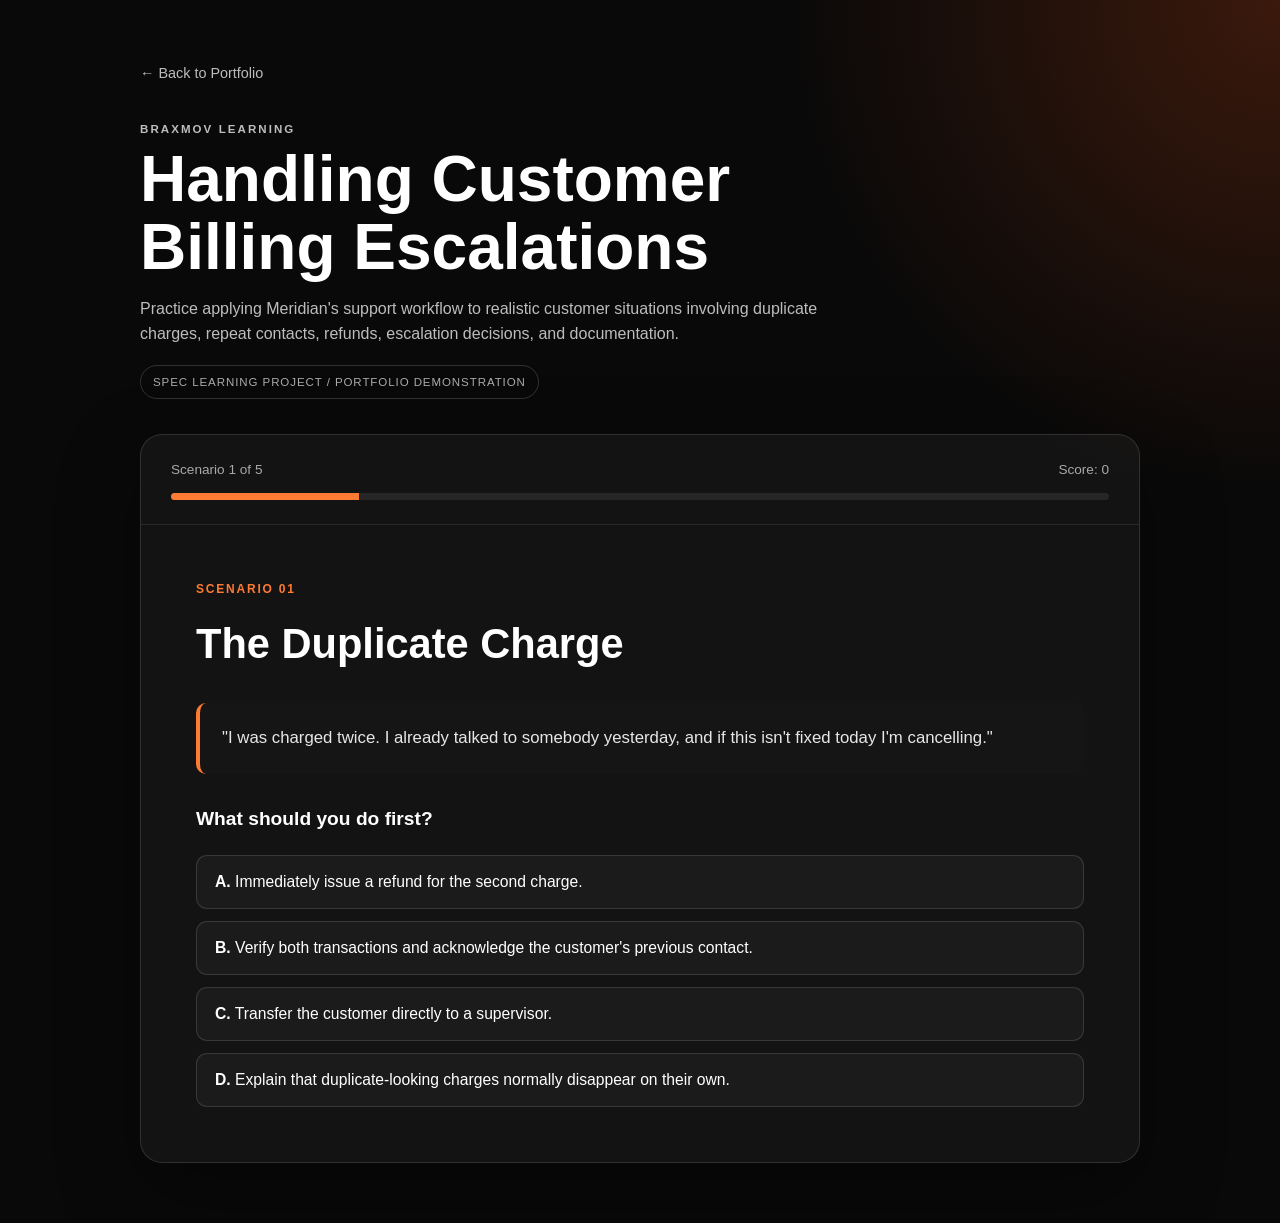
<file: meridian-training.html>
<!DOCTYPE html>
<html lang="en">
<head>
  <meta charset="UTF-8" />
  <meta name="viewport" content="width=device-width, initial-scale=1.0" />

  <title>Meridian Customer Support Training | BraxMov</title>

  <style>
    * {
      box-sizing: border-box;
      margin: 0;
      padding: 0;
    }

    body {
      font-family: Arial, Helvetica, sans-serif;
      background:
        radial-gradient(circle at top right, #3b190c 0%, transparent 28%),
        #090909;
      color: #fff;
      min-height: 100vh;
      line-height: 1.6;
    }

    .training-shell {
      width: min(1000px, 92%);
      margin: 0 auto;
      padding: 60px 0;
    }

    .back-link {
      display: inline-block;
      color: #bdbdbd;
      text-decoration: none;
      margin-bottom: 35px;
      font-size: 0.9rem;
    }

    .back-link:hover {
      color: #fff;
    }

    .training-header {
      margin-bottom: 35px;
    }

    .training-kicker {
      color: #ff7a32;
      text-transform: uppercase;
      letter-spacing: 0.18em;
      font-size: 0.72rem;
      font-weight: 700;
      margin-bottom: 8px;
    }

    .training-header h1 {
      font-size: clamp(2rem, 5vw, 4rem);
      line-height: 1.05;
      max-width: 800px;
      margin-bottom: 15px;
    }

    .training-header p {
      max-width: 720px;
      color: #bdbdbd;
    }

    .spec-label {
      display: inline-block;
      margin-top: 18px;
      padding: 7px 12px;
      border: 1px solid rgba(255,255,255,.16);
      border-radius: 999px;
      font-size: .72rem;
      color: #aaa;
      letter-spacing: .08em;
      text-transform: uppercase;
    }

    .training-card {
      background: rgba(255,255,255,.045);
      border: 1px solid rgba(255,255,255,.12);
      border-radius: 22px;
      overflow: hidden;
      box-shadow: 0 30px 80px rgba(0,0,0,.35);
    }

    .progress-area {
      padding: 24px 30px;
      border-bottom: 1px solid rgba(255,255,255,.09);
    }

    .progress-meta {
      display: flex;
      justify-content: space-between;
      gap: 20px;
      margin-bottom: 12px;
      color: #a9a9a9;
      font-size: .85rem;
    }

    .progress-track {
      width: 100%;
      height: 7px;
      border-radius: 999px;
      background: rgba(255,255,255,.08);
      overflow: hidden;
    }

    .progress-bar {
      width: 20%;
      height: 100%;
      background: #ff7a32;
      transition: width .35s ease;
    }

    .scenario-area {
      padding: clamp(28px, 5vw, 55px);
    }

    .scenario-number {
      color: #ff7a32;
      font-size: .75rem;
      font-weight: 700;
      letter-spacing: .15em;
      text-transform: uppercase;
      margin-bottom: 12px;
    }

    .scenario-title {
      font-size: clamp(1.5rem, 4vw, 2.6rem);
      margin-bottom: 25px;
    }

    .customer-message {
      background: #151515;
      border-left: 4px solid #ff7a32;
      border-radius: 10px;
      padding: 22px;
      margin-bottom: 30px;
      color: #e7e7e7;
      font-size: 1.05rem;
    }

    .question {
      font-size: 1.2rem;
      font-weight: 700;
      margin-bottom: 20px;
    }

    .answers {
      display: grid;
      gap: 12px;
    }

    .answer-button {
      width: 100%;
      text-align: left;
      border: 1px solid rgba(255,255,255,.13);
      background: rgba(255,255,255,.035);
      color: #fff;
      padding: 17px 18px;
      border-radius: 11px;
      cursor: pointer;
      font-size: .98rem;
      transition: .2s ease;
    }

    .answer-button:hover:not(:disabled) {
      border-color: #ff7a32;
      background: rgba(255,122,50,.08);
      transform: translateY(-1px);
    }

    .answer-button:disabled {
      cursor: default;
    }

    .answer-button.correct {
      border-color: #59c785;
      background: rgba(89,199,133,.1);
    }

    .answer-button.incorrect {
      border-color: #ff6767;
      background: rgba(255,103,103,.09);
    }

    .feedback {
      display: none;
      margin-top: 25px;
      padding: 20px;
      border-radius: 12px;
      background: #151515;
      border: 1px solid rgba(255,255,255,.1);
    }

    .feedback.show {
      display: block;
    }

    .feedback h3 {
      margin-bottom: 8px;
    }

    .feedback.correct-feedback h3 {
      color: #59c785;
    }

    .feedback.incorrect-feedback h3 {
      color: #ff7777;
    }

    .feedback p {
      color: #c7c7c7;
    }

    .next-button,
    .restart-button,
    .sop-button {
      display: inline-block;
      margin-top: 25px;
      padding: 13px 20px;
      border-radius: 9px;
      border: 0;
      text-decoration: none;
      font-weight: 700;
      cursor: pointer;
      transition: .2s ease;
    }

    .next-button,
    .restart-button {
      background: #ff7a32;
      color: #111;
    }

    .next-button:hover,
    .restart-button:hover {
      transform: translateY(-2px);
    }

    .sop-button {
      background: transparent;
      color: #fff;
      border: 1px solid rgba(255,255,255,.2);
      margin-left: 10px;
    }

    .completion {
      text-align: center;
      padding: 30px 0;
    }

    .completion-score {
      font-size: clamp(3rem, 8vw, 6rem);
      font-weight: 800;
      color: #ff7a32;
      line-height: 1;
      margin: 20px 0;
    }

    .completion p {
      color: #bdbdbd;
      max-width: 600px;
      margin: 0 auto;
    }

    @media (max-width: 600px) {
      .training-shell {
        padding: 35px 0;
      }

      .progress-area {
        padding: 20px;
      }

      .sop-button {
        display: block;
        margin-left: 0;
      }
    }
  </style>
</head>

<body>

  <main class="training-shell">

    <a href="index.html#portfolio" class="back-link">
      ← Back to Portfolio
    </a>

    <header class="training-header">
      <p class="training-kicker">BraxMov Learning</p>

      <h1>Handling Customer Billing Escalations</h1>

      <p>
        Practice applying Meridian's support workflow to realistic customer
        situations involving duplicate charges, repeat contacts, refunds,
        escalation decisions, and documentation.
      </p>

      <span class="spec-label">
        Spec Learning Project / Portfolio Demonstration
      </span>
    </header>


    <section class="training-card">

      <div class="progress-area">

        <div class="progress-meta">
          <span id="questionCounter">Scenario 1 of 5</span>
          <span id="scoreDisplay">Score: 0</span>
        </div>

        <div class="progress-track">
          <div class="progress-bar" id="progressBar"></div>
        </div>

      </div>


      <div class="scenario-area" id="scenarioArea">

        <!-- JavaScript inserts scenario here -->

      </div>

    </section>

  </main>


<script>

const scenarios = [

  {
    title: "The Duplicate Charge",
    customer:
      `"I was charged twice. I already talked to somebody yesterday, and if this isn't fixed today I'm cancelling."`,

    question:
      "What should you do first?",

    answers: [
      "Immediately issue a refund for the second charge.",
      "Verify both transactions and acknowledge the customer's previous contact.",
      "Transfer the customer directly to a supervisor.",
      "Explain that duplicate-looking charges normally disappear on their own."
    ],

    correct: 1,

    feedback:
      "Before issuing a refund, verify whether both charges actually settled. A pending authorization can sometimes appear to be a duplicate. Acknowledging the previous contact also prevents the customer from feeling as though they are starting over."
  },


  {
    title: "Pending or Settled?",
    customer:
      `"I checked my bank again. One charge says completed. The other still says pending."`,

    question:
      "What is the best next action?",

    answers: [
      "Refund the pending transaction immediately.",
      "Tell the customer there is nothing support can do.",
      "Explain the difference between a pending authorization and a settled duplicate, then continue monitoring the transaction.",
      "Escalate the issue to Tier 2 immediately."
    ],

    correct: 2,

    feedback:
      "A pending authorization is not the same as a completed duplicate charge. The employee should explain that distinction clearly before initiating a refund or unnecessary escalation."
  },


  {
    title: "A Confirmed Duplicate",
    customer:
      `"Both charges now show as completed, and the transaction IDs are different."`,

    question:
      "What should happen next?",

    answers: [
      "Process the appropriate refund according to policy and explain the expected timeline.",
      "Ask the customer to dispute the charge through their bank.",
      "Wait another seven days before taking action.",
      "Close the ticket because the customer has already contacted support."
    ],

    correct: 0,

    feedback:
      "Once the duplicate is confirmed, support should follow the approved refund process, communicate what will happen next, and set realistic expectations for the customer."
  },


  {
    title: "Authorization Limit",
    customer:
      `"The duplicate transaction is $425. Your standard refund authority covers transactions up to $250."`,

    question:
      "What is the correct decision?",

    answers: [
      "Split the refund into two smaller transactions.",
      "Issue the full refund anyway because the mistake is obvious.",
      "Escalate for supervisor authorization before processing the refund.",
      "Tell the customer that transactions above $250 cannot be refunded."
    ],

    correct: 2,

    feedback:
      "The correct resolution still requires following authorization limits. Escalation is appropriate here because the refund exceeds the employee's authority, not because the employee failed to investigate the problem."
  },


  {
    title: "Close the Loop",
    customer:
      `"Thanks. The supervisor approved the refund. What happens now?"`,

    question:
      "Which response completes the workflow most effectively?",

    answers: [
      "Tell the customer the refund was approved and end the conversation.",
      "Explain the resolution and expected timeline, document the case, and confirm whether the customer needs anything else.",
      "Transfer the customer back to the previous representative.",
      "Wait until the refund reaches the customer's bank before documenting anything."
    ],

    correct: 1,

    feedback:
      "Resolution includes more than fixing the transaction. The employee should communicate the outcome, set expectations, document what happened, and make sure the customer understands the next step."
  }

];


let currentScenario = 0;
let score = 0;
let answered = false;

const scenarioArea = document.getElementById("scenarioArea");
const questionCounter = document.getElementById("questionCounter");
const scoreDisplay = document.getElementById("scoreDisplay");
const progressBar = document.getElementById("progressBar");


function loadScenario() {

  answered = false;

  const scenario = scenarios[currentScenario];

  questionCounter.textContent =
    `Scenario ${currentScenario + 1} of ${scenarios.length}`;

  scoreDisplay.textContent = `Score: ${score}`;

  progressBar.style.width =
    `${((currentScenario + 1) / scenarios.length) * 100}%`;


  scenarioArea.innerHTML = `

    <p class="scenario-number">
      Scenario ${String(currentScenario + 1).padStart(2, "0")}
    </p>

    <h2 class="scenario-title">
      ${scenario.title}
    </h2>

    <div class="customer-message">
      ${scenario.customer}
    </div>

    <p class="question">
      ${scenario.question}
    </p>

    <div class="answers">

      ${scenario.answers.map((answer, index) => `

        <button
          class="answer-button"
          onclick="selectAnswer(${index}, this)"
        >
          <strong>${String.fromCharCode(65 + index)}.</strong>
          ${answer}
        </button>

      `).join("")}

    </div>

    <div class="feedback" id="feedbackBox">

      <h3 id="feedbackHeading"></h3>

      <p id="feedbackText"></p>

      <button
        class="next-button"
        id="nextButton"
        onclick="nextScenario()"
      >
        ${currentScenario === scenarios.length - 1
          ? "See Results"
          : "Continue →"}
      </button>

    </div>

  `;
}


function selectAnswer(selectedIndex, button) {

  if (answered) return;

  answered = true;

  const scenario = scenarios[currentScenario];
  const buttons = document.querySelectorAll(".answer-button");

  buttons.forEach(btn => btn.disabled = true);

  const feedbackBox =
    document.getElementById("feedbackBox");

  const feedbackHeading =
    document.getElementById("feedbackHeading");

  const feedbackText =
    document.getElementById("feedbackText");


  if (selectedIndex === scenario.correct) {

    score++;

    button.classList.add("correct");

    feedbackHeading.textContent =
      "Correct decision";

    feedbackBox.classList.add(
      "show",
      "correct-feedback"
    );

  } else {

    button.classList.add("incorrect");

    buttons[scenario.correct].classList.add("correct");

    feedbackHeading.textContent =
      "Not quite";

    feedbackBox.classList.add(
      "show",
      "incorrect-feedback"
    );
  }


  feedbackText.textContent =
    scenario.feedback;

  scoreDisplay.textContent =
    `Score: ${score}`;
}


function nextScenario() {

  currentScenario++;

  if (currentScenario < scenarios.length) {

    loadScenario();

    window.scrollTo({
      top: 0,
      behavior: "smooth"
    });

  } else {

    showCompletion();

  }
}


function showCompletion() {

  questionCounter.textContent =
    "Training Complete";

  progressBar.style.width = "100%";


  let message;

  if (score === 5) {

    message =
      "Excellent. You applied the Meridian escalation workflow correctly across every customer situation.";

  } else if (score >= 4) {

    message =
      "Strong performance. You demonstrated a solid understanding of the escalation workflow.";

  } else {

    message =
      "You completed the scenario. Review the SOP and try again to strengthen your decision-making.";

  }


  scenarioArea.innerHTML = `

    <div class="completion">

      <p class="scenario-number">
        Scenario Complete
      </p>

      <h2 class="scenario-title">
        Customer Escalation Training Complete
      </h2>

      <div class="completion-score">
        ${score}/5
      </div>

      <p>
        ${message}
      </p>

      <button
        class="restart-button"
        onclick="restartTraining()"
      >
        Restart Scenario
      </button>

      <a
        href="artifacts/Meridian_Billing_Escalation_SOP.pdf"
        target="_blank"
        class="sop-button"
      >
        Review SOP
      </a>

    </div>

  `;
}


function restartTraining() {

  currentScenario = 0;
  score = 0;
  answered = false;

  loadScenario();
}


loadScenario();

</script>

</body>
</html>
</file>
